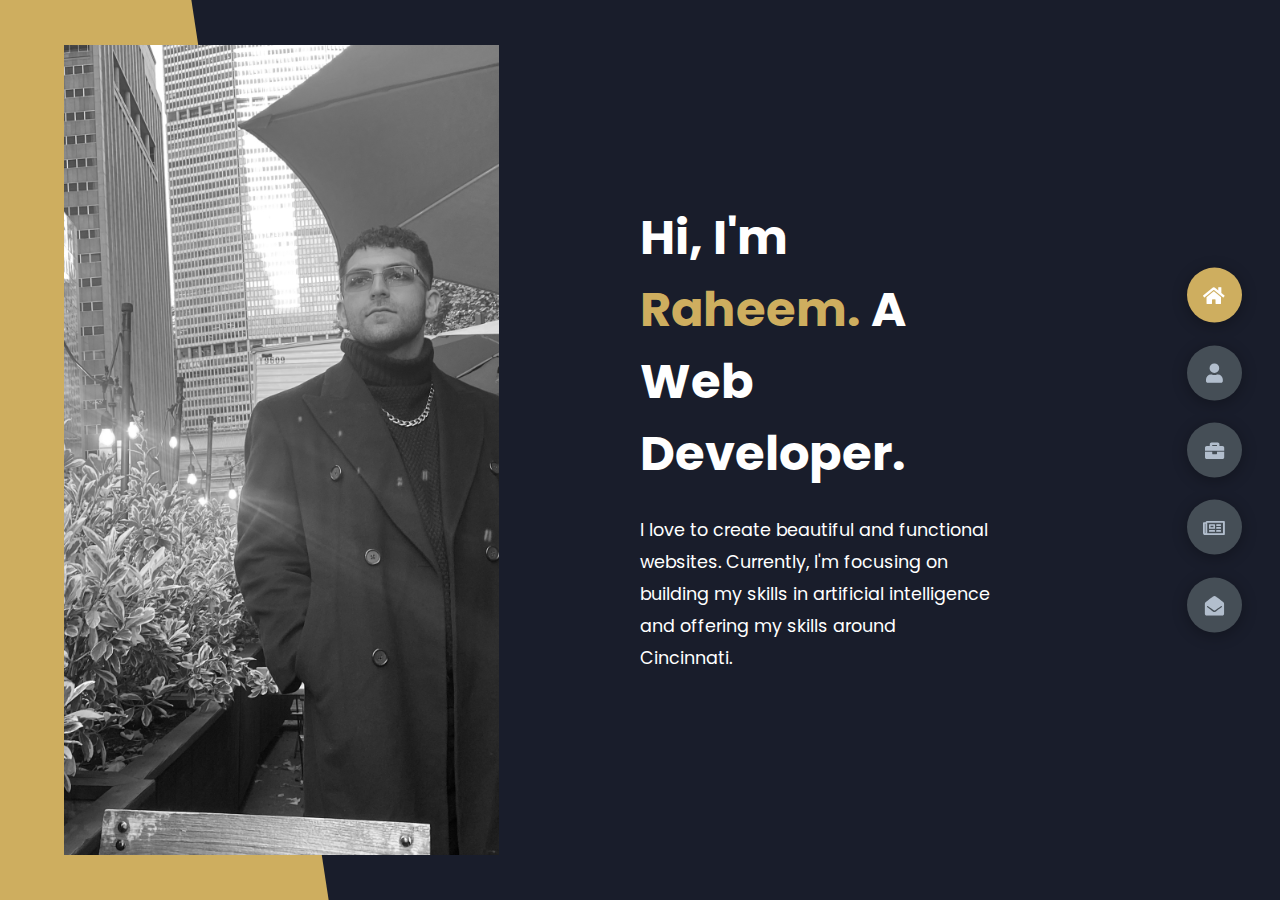
<file: index.html>
<!DOCTYPE html>
<html lang="en">
  <head>
    <meta charset="UTF-8" />
    <meta http-equiv="X-UA-Compatible" content="IE=edge" />
    <meta name="viewport" content="width=device-width, initial-scale=1.0" />
    <title>Portfolio</title>
    <link rel="stylesheet" href="styles/styles.css" />
    <link rel="preconnect" href="https://fonts.googleapis.com" />
    <link rel="preconnect" href="https://fonts.gstatic.com" crossorigin />
    <link
      rel="stylesheet"
      href="https://cdnjs.cloudflare.com/ajax/libs/font-awesome/5.15.4/css/all.min.css"
      integrity="sha512-1ycn6IcaQQ40/MKBW2W4Rhis/DbILU74C1vSrLJxCq57o941Ym01SwNsOMqvEBFlcgUa6xLiPY/NS5R+E6ztJQ=="
      crossorigin="anonymous"
      referrerpolicy="no-referrer"
    />
    <link
      href="https://fonts.googleapis.com/css2?family=Poppins:wght@400;500;600;700;800&display=swap"
      rel="stylesheet"
    />
  </head>
  <body class="main-content">
    <header class="container header active" id="home">
      <div class="header-content">
        <div class="left-header">
          <div class="h-shape"></div>
          <div class="image">
            <img src="img/hero.jpeg" alt="" />
          </div>
        </div>
        <div class="right-header">
          <h1 class="name">
            Hi, I'm <span>Raheem.</span>
            A Web Developer.
          </h1>
          <p>
            I love to create beautiful and functional websites. Currently, I'm
            focusing on building my skills in artificial intelligence and
            offering my skills around Cincinnati.
          </p>
        </div>
      </div>
    </header>
    <main>
      <section class="container about" id="about">
          <div class="main-title">
              <h2>About <span>me</span><span class="bg-text">my stats</span></h2>
          </div>
          <div class="about-container">
              <div class="left-about">
                  <h4>Information About me</h4>
                  <p>
              Back in 2016, I decided to try my hand at creating my own
              portfolio website and tumbled head first into the rabbit hole of
              coding and web development. Fast-forward to today, and I’ve had
              the privilege of building software for startups across the
              country. <br />
              <br />
              When I’m not at the computer, I’m either in the bathroom or
              getting coffee.
            </p>
<!--             <div class="btn-con">
              <a href="#" class="main-btn">
                <span class="btn-text">Download CV</span>
                <span class="btn-icon"><i class="fas fa-download"></i></span>
              </a>
            </div>
          </div> -->
          <div class="right-about">
            <div class="about-item">
                <div class="abt-text">
                    <p class="large-text">650+</p>
                    <p class="small-text">Projects <br /> Completed</p>
                </div>
            </div>
            <div class="about-item">
                <div class="abt-text">
                    <p class="large-text">10+</p>
                    <p class="small-text">Years of <br /> experience</p>
                </div>
            </div>
            <div class="about-item">
                <div class="abt-text">
                    <p class="large-text">300+</p>
                    <p class="small-text">Happy <br /> Clients</p>
                </div>
            </div>
            <div class="about-item">
                <div class="abt-text">
                    <p class="large-text">400+</p>
                    <p class="small-text">Customer <br /> reviews</p>
                </div>
            </div>
        </div>
    </div>
          <div class="right-about">
            <div class="about-item">
              <div class="abt-text">
                <p class="large-text">50+</p>
                <p class="small-text">
                  Projects <br />
                  Completed
                </p>
              </div>
            </div>
            <div class="about-item">
              <div class="abt-text">
                <p class="large-text">3+</p>
                <p class="small-text">
                  Years of <br />
                  experience
                </p>
              </div>
            </div>
            <div class="about-item">
              <div class="abt-text">
                <p class="large-text">50+</p>
                <p class="small-text">
                  Happy <br />
                  Clients
                </p>
              </div>
            </div>
            <div class="about-item">
              <div class="abt-text">
                <p class="large-text">10+</p>
                <p class="small-text">
                  Customer <br />
                  reviews
                </p>
              </div>
            </div>
          </div>
        </div>
        <!-- <div class="about-stats">
          <h4 class="stat-title">My Skills</h4>
          <div class="progress-bars">
            <div class="progress-bar">
              <p class="prog-title">html5</p>
              <div class="progress-con">
                <p class="prog-text">80%</p>
                <div class="progress">
                  <span class="html"></span>
                </div>
              </div>
            </div>
            <div class="progress-bar">
              <p class="prog-title">css3</p>
              <div class="progress-con">
                <p class="prog-text">95%</p>
                <div class="progress">
                  <span class="css"></span>
                </div>
              </div>
            </div>
            <div class="progress-bar">
              <p class="prog-title">javascript</p>
              <div class="progress-con">
                <p class="prog-text">75%</p>
                <div class="progress">
                  <span class="js"></span>
                </div>
              </div>
            </div>
            <div class="progress-bar">
              <p class="prog-title">ReactJS</p>
              <div class="progress-con">
                <p class="prog-text">75%</p>
                <div class="progress">
                  <span class="react"></span>
                </div>
              </div>
            </div>
            <div class="progress-bar">
              <p class="prog-title">NodeJS</p>
              <div class="progress-con">
                <p class="prog-text">87%</p>
                <div class="progress">
                  <span class="node"></span>
                </div>
              </div>
            </div>
            <div class="progress-bar">
              <p class="prog-title">Python</p>
              <div class="progress-con">
                <p class="prog-text">70%</p>
                <div class="progress">
                  <span class="python"></span>
                </div>
              </div>
            </div>
          </div>
        </div> -->
        <h4 class="stat-title">My Timeline</h4>
        <div class="timeline">
          <div class="timeline-item">
            <div class="tl-icon">
              <i class="fas fa-briefcase"></i>
            </div>
            <p class="tl-duration">December 2022 - present</p>
            <h5>HTML Email Dev <span> - Vercel</span></h5>
            <p>
              Platform for Frontend Developers to access hosting, templates, and
              other resources of web development.
            </p>
          </div>
          <div class="timeline-item">
            <div class="tl-icon">
              <i class="fas fa-briefcase"></i>
            </div>
            <p class="tl-duration">Graduated May 2021</p>
            <h5>
              Computer Science Degree<span>
                - Indiana University Bloomington</span
              >
            </h5>
            <p>Cumulative GPA: 3.3</p>
          </div>
          <div class="timeline-item">
            <div class="tl-icon">
              <i class="fas fa-briefcase"></i>
            </div>
            <p class="tl-duration">November 2021 - November 2022</p>
            <h5>Frontend Intern<span> - ProStruct</span></h5>
            <p>
              Building excellence through craftsmanship, innovation, and
              unparalleled commitment to quality construction.
            </p>
          </div>
          <div class="timeline-item">
            <div class="tl-icon">
              <i class="fas fa-briefcase"></i>
            </div>
            <p class="tl-duration">Completed July 2022</p>
            <h5>UX/UI Bootcamp<span> - learnux.io</span></h5>
            <p>
              Learning the essentials of Figma, AdobeXD,
              wireframes, and the Agile Methodology.
            </p>
          </div>
          <div class="timeline-item">
            <div class="tl-icon">
              <i class="fas fa-briefcase"></i>
            </div>
            <p class="tl-duration">May 2020 - August 2020</p>
            <h5>Developer Internship<span> - NexusTech</span></h5>
            <p>
              Innovative tech solutions revolutionizing connectivity,
              automation, and digital transformation globally.
            </p>
          </div>
          <div class="timeline-item">
            <div class="tl-icon">
              <i class="fas fa-briefcase"></i>
            </div>
            <p class="tl-duration">Completed August 2021</p>
            <h5>3d Animation Crash Course<span> - Red Stapler</span></h5>
            <p>
              Three.JS education to create 3D animation with an end
              dissertation.
            </p>
          </div>
        </div>
      </section>
      <section class="container" id="portfolio">
        <div class="main-title">
          <h2>My <span>Portfolio</span><span class="bg-text">My Work</span></h2>
        </div>
        <p class="port-text">
          Here is some of my work that I've done in various programming
          languages.
        </p>
        <div class="portfolios">
          <div class="portfolio-item">
            <div class="image">
              <a
                  href="https://drivevizor.com/"
                  class="icon"
                  target="_blank"
                >
              <img src="img/wordpress.jpeg" alt="" />
              </a>
            </div>
            <div class="hover-items">
              <h3>Wordpress Site</h3>
              <div class="icons">
                <a
                  href="https://drivevizor.com/"
                  class="icon"
                  target="_blank"
                >
                  <i class="fas fa-link"></i>
                </a>
                <!-- <a href="#" class="icon">
                  <i class="fab fa-behance"></i>
                </a>
                <a href="#" class="icon">
                  <i class="fab fa-youtube"></i>
                </a> -->
              </div>
              <br />
              <p>Affiliate Marketing Example</p>
            </div>
          </div>
          <div class="portfolio-item">
            <div class="image">
              <a
                  href="https://d9e846-2.myshopify.com/"
                  class="icon"
                  target="_blank"
                >
              <img src="img/shopify.jpeg" alt="" />
              </a>
            </div>
            <div class="hover-items">
              <h3>Shopify Dropshipping</h3>
              <div class="icons">
                <a
                  href="https://d9e846-2.myshopify.com/"
                  class="icon"
                  target="_blank"
                >
                  <i class="fas fa-link"></i>
                </a>
                <!-- <a href="#" class="icon">
                  <i class="fab fa-behance"></i>
                </a>
                <a href="#" class="icon">
                  <i class="fab fa-youtube"></i>
                </a> -->
              </div>
              <br />
              <p>Shopify clothing graphics made with .Ai</p>
            </div>
          </div>
          <div class="portfolio-item">
            <div class="image">
                  <a
                  href="https://gymate-iota.vercel.app/"
                  class="icon"
                  target="_blank"
                >
              <img src="img/port3.jpeg" alt="" />
                  </a>
            </div>
            <div class="hover-items">
              <h3>Gymate</h3>
              <div class="icons">
                <a
                  href="https://gymate-iota.vercel.app/"
                  class="icon"
                  target="_blank"
                >
                  <i class="fas fa-link"></i>
                </a>
                <!-- <a href="#" class="icon">
                  <i class="fab fa-behance"></i>
                </a>
                <a href="#" class="icon">
                  <i class="fab fa-youtube"></i>
                </a> -->
              </div>
              <br />
              <p>Gym landing page</p>
            </div>
          </div>
          <div class="portfolio-item">
            <div class="image">
                   <a
                  href="https://minimalist-e-commerce.vercel.app/"
                  class="icon"
                  target="_blank"
                >
              <img src="img/port4.jpeg" alt="" />
                   </a>
            </div>
            <div class="hover-items">
              <h3>Ecom Website</h3>
              <div class="icons">
                <a
                  href="https://minimalist-e-commerce.vercel.app/"
                  class="icon"
                  target="_blank"
                >
                  <i class="fas fa-link"></i>
                </a>
                <!-- <a href="#" class="icon">
                  <i class="fab fa-behance"></i>
                </a>
                <a href="#" class="icon">
                  <i class="fab fa-youtube"></i>
                </a> -->
              </div>
              <br />
              <p>Minimalist ecom website design</p>
            </div>
          </div>
          <div class="portfolio-item">
            <div class="image">
              <a
                  href="https://car-rental-ten.vercel.app/"
                  class="icon"
                  target="_blank"
                >
              <img src="img/port1.jpeg" alt="" />
              </a>
            </div>
            <div class="hover-items">
              <h3>Car Rental</h3>
              <div class="icons">
                <a
                  href="https://car-rental-ten.vercel.app/"
                  class="icon"
                  target="_blank"
                >
                  <i class="fas fa-link"></i>
                </a>
                <!-- <a href="#" class="icon">
                  <i class="fab fa-behance"></i>
                </a>
                <a href="#" class="icon">
                  <i class="fab fa-youtube"></i>
                </a> -->
              </div>
              <br />
              <p>Car Rental App</p>
            </div>
          </div>
          <div class="portfolio-item">
            <div class="image">
              <a
                  href="https://coindom-crypto-search.vercel.app/"
                  class="icon"
                  target="_blank"
                >
              <img src="img/port2.jpeg" alt="" />
              </a>
            </div>
            <div class="hover-items">
              <h3>Crypto App</h3>
              <div class="icons">
                <a
                  href="https://coindom-crypto-search.vercel.app/"
                  class="icon"
                  target="_blank"
                >
                  <i class="fas fa-link"></i>
                </a>
                <!-- <a href="#" class="icon">
                  <i class="fab fa-behance"></i>
                </a>
                <a href="#" class="icon">
                  <i class="fab fa-youtube"></i>
                </a> -->
              </div>
              <br />
              <p>Crypto Trading App</p>
            </div>
          </div>
          <!-- <div class="portfolio-item">
            <div class="image">
              <img src="img/port5.jpeg" alt="" />
            </div>
            <div class="hover-items">
              <h3>Survey</h3>
              <div class="icons">
                <a
                  href="https://effulgent-parfait-59d7de.netlify.app"
                  class="icon"
                  target="_blank"
                >
                  <i class="fas fa-link"></i>
                </a>
                <!-- <a href="#" class="icon">
                  <i class="fab fa-behance"></i>
                </a>
                <a href="#" class="icon">
                  <i class="fab fa-youtube"></i>
                </a> -->
        <!--     </div>
              <br />
              <p>Response collector demo.</p>
            </div>
          </div>
          <div class="portfolio-item">
            <div class="image">
              <img src="img/port6.jpeg" alt="" />
            </div>
            <div class="hover-items">
              <h3>Movie App</h3>
              <div class="icons">
                <a
                  href="https://next-movies-zeta.vercel.app/?category=Popular&page=1"
                  class="icon"
                  target="_blank"
                >
                  <i class="fas fa-link"></i>
                </a>
          <a href="#" class="icon">
                  <i class="fab fa-behance"></i>
                </a>
                <a href="#" class="icon">
                  <i class="fab fa-youtube"></i>
                </a> 
              </div>
              <br />
              <p>React Project.</p>
            </div>
          </div>
      <div class="portfolio-item">
            <div class="image">
              <img src="img/port7.jpg" alt="" />
            </div>
            <div class="hover-items">
              <h3>Project Source</h3>
              <div class="icons">
                <a href="#" class="icon">
                  <i class="fas fa-link"></i>
                </a>
               ---- <!-- <a href="#" class="icon">
                  <i class="fab fa-behance"></i>
                </a>
                <a href="#" class="icon">
                  <i class="fab fa-youtube"></i>
                </a> ----
              </div>
              <br />
              <p>Sample of a landing page</p>
            </div>
          </div> -->
        </div>
      </section>
      <section class="container" id="blogs">
        <div class="blogs-content">
          <div class="main-title">
            <h2>
              <span>Testimonials</span><span class="bg-text">Testimonials</span>
            </h2>
          </div>
          <div class="blogs">
            <div class="blog">
              <img src="img/blog1.jpg" alt="" />
              <div class="blog-text">
                <h4>"An Absolute Pleasure"</h4>
                <p>
                  "Abu's ability to understand our requirements and deliver high-quality, user-friendly websites has significantly improved our customer engagement." - Jen Thompson, Senior Marketing Manager (Vercel)
                </p>
              </div>
            </div>
            <div class="blog">
              <img src="img/blog2.jpg" alt="" />
              <div class="blog-text">
                <h4>"Consistently Impressed Me"</h4>
                <p>
                 "Abu's ability to translate complex ideas into elegant and functional websites is truly remarkable." - Michael Ramirez, CEO (My Sunday Best)
                </p>
              </div>
            </div>
            <div class="blog">
              <img src="img/blog3.jpg" alt="" />
              <div class="blog-text">
                <h4>"Wholeheartedly Recommend Him"</h4>
                <p>
                  "Working alongside Abu has been an absolute delight. His creativity, attention to detail, and passion for web development are truly inspiring." - Meredith Anderson, Creative Director (House of Butterflies)
                </p>
              </div>
            </div>
            <!-- <div class="blog">
              <img src="img/blog3.jpg" alt="" />
              <div class="blog-text">
                <h4>Debbuging made easy with Web Inspector</h4>
                <p>
                  Lorem ipsum dolor sit, amet consectetur adipisicing elit.
                  Doloribus natus voluptas, eos obcaecati recusandae amet?
                </p>
              </div>
            </div>
            <div class="blog">
              <img src="img/port1.jpg" alt="" />
              <div class="blog-text">
                <h4>Get started with Web Design and UI Design</h4>
                <p>
                  Lorem ipsum dolor sit, amet consectetur adipisicing elit.
                  Doloribus natus voluptas, eos obcaecati recusandae amet?
                </p>
              </div>
            </div>
            <div class="blog">
              <img src="img/port3.jpg" alt="" />
              <div class="blog-text">
                <h4>This is what you need to know about Web Design</h4>
                <p>
                  Lorem ipsum dolor sit, amet consectetur adipisicing elit.
                  Doloribus natus voluptas, eos obcaecati recusandae amet?
                </p>
              </div> -->
            </div>
          </div>
        </div>
      </section>
      <section class="container contact" id="contact">
        <div class="contact-container">
          <div class="main-title">
            <h2>Contact <span>Me</span><span class="bg-text">Contact</span></h2>
          </div>
          <div class="contact-content-con">
            <div class="left-contact">
              <h4>Contact me here</h4>
              <p>
                Have a question or want to work together? Reach out and I'll get back to you as soon as possible.
              </p>
   <div class="contact-info">
                <div class="contact-item">
                  <div class="icon">
                    <i class="fas fa-map-marker-alt"></i>
                    <span>Location</span>
                  </div>
                  <p>: Cincinnati, Ohio</p>
                </div>
                <div class="contact-item">
                  <div class="icon">
                    <i class="fas fa-envelope"></i>
                    <span>Email</span>
                  </div>
                  <p>
                    <span>: raheem@raheemalnajjar.com

                    </span>
                  </p>
                </div>
                <!-- <div class="contact-item">
                  <div class="icon">
                    <i class="fas fa-user-graduate"></i>
                    <span>Education</span>
                  </div>
                  <p>
                    <span>: Sussex University, East Sussex</span>
                  </p>
                </div> -->
                <div class="contact-item">
                  <div class="icon">
                    <i class="fa fa-phone"></i> 
                    <span>Mobile</span>
                  </div>
                  <p>
                    <span>: (513)499-1545</span>
                  </p>
                </div>
<!--                 <div class="contact-item">
                  <div class="icon">
                    <i class="fa-linkedin-in"></i> 
                    <span>LinkedIN</span>
                  </div>
                    <script src="https://platform.linkedin.com/badges/js/profile.js" async defer type="text/javascript"></script>
                    <div class="badge-base LI-profile-badge" data-locale="en_US" data-size="large" data-theme="light" data-type="VERTICAL" data-vanity="abu-al-najjar-202325283" data-version="v1"><a class="badge-base__link LI-simple-link" href="https://www.linkedin.com/in/abu-al-najjar-202325283?trk=profile-badge">Abu Al-najjar</a></div>
                </div> -->
                <!-- <div class="contact-item">
                  <div class="icon">
                    <i class="fas fa-globe-africa"></i>
                    <span>Languages</span>
                  </div>
                  <p>
                    <span>: Afrikaans, English, Spanish</span>
                  </p>
                </div>
              </div>
              <div class="contact-icons">
                <div class="contact-icon">
                  <a href="www.facebook.com" target="_blank">
                    <i class="fab fa-facebook-f"></i>
                  </a>
                  <a href="#" target="_blank">
                    <i class="fab fa-twitter"></i>
                  </a>
                  <a href="#" target="_blank">
                    <i class="fab fa-github"></i>
                  </a>
                  <a href="#" target="_blank">
                    <i class="fab fa-youtube"></i>
                  </a>
                </div>
              </div> -->
          </div>
        </div>
      </section>
    </main>

    <div class="controls">
      <div class="control active-btn" data-id="home">
        <i class="fas fa-home"></i>
      </div>
      <div class="control" data-id="about">
        <i class="fas fa-user"></i>
      </div>
      <div class="control" data-id="portfolio">
        <i class="fas fa-briefcase"></i>
      </div>
      <div class="control" data-id="blogs">
        <i class="far fa-newspaper"></i>
      </div>
      <div class="control" data-id="contact">
        <i class="fas fa-envelope-open"></i>
      </div>
    </div>
          </script>
<!--     <div class="theme-btn">
      <i class="fas fa-adjust"></i>
    </div> -->
    <script src="app.js"></script> 
  </body>
</html>
</file>
<file: styles/styles.css>
* {
  margin: 0;
  padding: 0;
  box-sizing: border-box;
  list-style: none;
}

:root {
  --color-primary: #191d2b;
  --color-secondary: #ceae5f;
  --color-white: #ffffff;
  --color-black: #000;
  --color-grey0: #f8f8f8;
  --color-grey-1: #dbe1e8;
  --color-grey-2: #b2becd;
  --color-grey-3: #6c7983;
  --color-grey-4: #454e56;
  --color-grey-5: #2a2e35;
  --color-grey-6: #12181b;
  --br-sm-2: 14px;
  --box-shadow-1: 0 3px 15px rgba(0, 0, 0, 0.3);
}

.light-mode {
  --color-primary: #ffffff;
  --color-secondary: #0b9bac;
  --color-white: #454e56;
  --color-black: #000;
  --color-grey0: #f8f8f8;
  --color-grey-1: #6c7983;
  --color-grey-2: #6c7983;
  --color-grey-3: #6c7983;
  --color-grey-4: #454e56;
  --color-grey-5: #f8f8f8;
  --color-grey-6: #12181b;
}

body {
  background-color: var(--color-primary);
  font-family: 'Poppins', sans-serif;
  font-size: 1.1rem;
  color: var(--color-white);
  transition: all 0.4s ease-in-out;
  overflow-x: hidden;
}

a {
  display: inline-block;
  text-decoration: none;
  color: inherit;
  font-family: inherit;
}

header {
  min-height: 100vh;
  color: var(--color-white);
  overflow: hidden;
  padding: 0 !important;
}

section {
  min-height: 100vh;
  width: 100%;
  position: absolute;
  left: 0;
  top: 0;
  padding: 3rem 18rem;
}

.container {
  display: none;
  transform: translateY(-100%) scale(0);
  transition: all 0.4s ease-in-out;
  background-color: var(--color-primary);
}

.active {
  display: block;
  animation: appear 1s ease-in-out;
  transform: translateY(0) scaleY(1);
}
@keyframes appear {
  0% {
    transform: translateY(-100%) scaleY(0);
  }
  100% {
    transform: translateY(0) scaleY(1);
  }
}

.controls {
  position: fixed;
  z-index: 10;
  top: 50%;
  right: 3%;
  display: flex;
  flex-direction: column;
  align-items: center;
  justify-content: center;
  transform: translateY(-50%);
}
.controls .control {
  padding: 1rem;
  cursor: pointer;
  background-color: var(--color-grey-4);
  width: 55px;
  height: 55px;
  border-radius: 50%;
  display: flex;
  justify-content: center;
  align-items: center;
  margin: 0.7rem 0;
  box-shadow: var(--box-shadow-1);
}
.controls .control i {
  font-size: 1.2rem;
  color: var(--color-grey-2);
  pointer-events: none;
}
.controls .active-btn {
  background-color: var(--color-secondary);
  transition: all 0.4s ease-in-out;
}
.controls .active-btn i {
  color: var(--color-white);
}

.theme-btn {
  top: 5%;
  right: 3%;
  width: 70px;
  height: 70px;
  border-radius: 50%;
  background-color: var(--color-grey-4);
  cursor: pointer;
  position: fixed;
  display: flex;
  justify-content: center;
  align-items: center;
  box-shadow: 0 3px 15px rgba(0, 0, 0, 0.3);
  transition: all 0.1s ease-in-out;
}
.theme-btn:active {
  transform: translateY(-3px);
}
.theme-btn i {
  font-size: 1.4rem;
  color: var(--color-grey-2);
  pointer-events: none;
}

/*Header-content*/
.header-content {
  display: grid;
  grid-template-columns: repeat(2, 1fr);
  min-height: 100vh;
}
.header-content .left-header {
  display: flex;
  align-items: center;
  position: relative;
}
.header-content .left-header .h-shape {
  transition: all 0.4s ease-in-out;
  width: 65%;
  height: 100%;
  background-color: var(--color-secondary);
  position: absolute;
  left: 0;
  top: 0;
  z-index: -1;
  clip-path: polygon(0 0, 46% 0, 79% 100%, 0% 100%);
}
.header-content .left-header .image {
  border-radius: var(--br-sm-2);
  height: 90%;
  width: 68%;
  margin-left: 4rem;
  background-color: var(--color-black);
  transition: all 0.4s ease-in-out;
}
.header-content .left-header .image img {
  width: 100%;
  height: 100%;
  object-fit: cover;
  transition: all 0.4s ease-in-out;
  filter: grayscale(100%);
}
.header-content .left-header .image img:hover {
  filter: grayscale(0);
}
.header-content .right-header {
  display: flex;
  flex-direction: column;
  justify-content: center;
  padding-right: 18rem;
}
.header-content .right-header .name {
  font-size: 3rem;
}
.header-content .right-header .name span {
  color: var(--color-secondary);
}
.header-content .right-header p {
  margin: 1.5rem 0;
  line-height: 2rem;
}

/*About*/
.about-container {
  display: grid;
  grid-template-columns: repeat(2, 1fr);
  padding-top: 3.5rem;
  padding-bottom: 5rem;
}
.about-container .right-about {
  display: grid;
  grid-template-columns: repeat(2, 1fr);
  grid-gap: 2rem;
}
.about-container .right-about .about-item {
  border: 1px solid var(--color-grey-5);
  border-radius: 5px;
  transition: all 0.4s ease-in-out;
  box-shadow: 1px 2px 15px rgba(0, 0, 0, 0.1);
}
.about-container .right-about .about-item:hover {
  cursor: default;
  transform: translateY(-5px);
  border: 1px solid var(--color-secondary);
  box-shadow: 1px 4px 15px rgba(0, 0, 0, 0.32);
}
.about-container .right-about .about-item .abt-text {
  padding: 1.5rem;
  display: flex;
  flex-direction: column;
}
.about-container .right-about .about-item .abt-text .large-text {
  font-size: 3rem;
  font-weight: 700;
  color: var(--color-secondary);
}
.about-container .right-about .about-item .abt-text .small-text {
  padding-left: 3rem;
  position: relative;
  text-transform: uppercase;
  font-size: 1.2rem;
  color: var(--color-grey-1);
  letter-spacing: 2px;
}
.about-container .right-about .about-item .abt-text .small-text::before {
  content: '';
  position: absolute;
  left: 0;
  top: 15px;
  width: 2rem;
  height: 2px;
  background-color: var(--color-grey-5);
}
.about-container .left-about {
  padding-right: 5rem;
}
.about-container .left-about p {
  line-height: 2rem;
  padding: 1rem;
  color: var(--color-grey-1);
}
.about-container .left-about h4 {
  font-size: 2rem;
  text-transform: uppercase;
}

.about-stats {
  padding-bottom: 4rem;
}
.about-stats .progress-bars {
  display: grid;
  grid-template-columns: repeat(2, 1fr);
  grid-gap: 2rem;
}
.about-stats .progress-bars .progress-bar {
  display: flex;
  flex-direction: column;
}
.about-stats .progress-bars .progress-bar .prog-title {
  text-transform: uppercase;
  font-weight: 500;
}
.about-stats .progress-bars .progress-bar .progress-con {
  display: flex;
  align-items: center;
}
.about-stats .progress-bars .progress-bar .progress-con .prog-text {
  color: var(--color-grey-2);
}
.about-stats .progress-bars .progress-bar .progress-con .progress {
  width: 100%;
  height: 0.45rem;
  background-color: var(--color-grey-4);
  margin-left: 1rem;
  position: relative;
}
.about-stats .progress-bars .progress-bar .progress-con .progress span {
  position: absolute;
  top: 0;
  left: 0;
  height: 100%;
  background-color: var(--color-secondary);
  transition: all 0.4s ease-in-out;
  width: 60%;
}
.about-stats .progress-bars .progress-bar .progress-con .progress .html {
  width: 80%;
}
.about-stats .progress-bars .progress-bar .progress-con .progress .css {
  width: 95%;
}
.about-stats .progress-bars .progress-bar .progress-con .progress .js {
  width: 75%;
}
.about-stats .progress-bars .progress-bar .progress-con .progress .react {
  width: 60%;
}
.about-stats .progress-bars .progress-bar .progress-con .progress .node {
  width: 87%;
}
.about-stats .progress-bars .progress-bar .progress-con .progress .python {
  width: 70%;
}

.stat-title {
  text-transform: uppercase;
  font-size: 1.4rem;
  text-align: center;
  padding: 3.5rem 0;
  position: relative;
}
.stat-title::before {
  content: '';
  position: absolute;
  left: 50%;
  top: 0;
  width: 40%;
  height: 1px;
  background-color: var(--color-grey-5);
  transform: translateX(-50%);
}

/*Timeline*/
.timeline {
  display: grid;
  grid-template-columns: repeat(2, 1fr);
  grid-gap: 2rem;
  padding-bottom: 3rem;
}
.timeline .timeline-item {
  position: relative;
  padding-left: 3rem;
  border-left: 1px solid var(--color-grey-5);
}
.timeline .timeline-item .tl-icon {
  position: absolute;
  left: -27px;
  top: 0;
  background-color: var(--color-secondary);
  width: 50px;
  height: 50px;
  border-radius: 50%;
  display: flex;
  align-items: center;
  justify-content: center;
}
.timeline .timeline-item .tl-icon i {
  font-size: 1.3rem;
}
.timeline .timeline-item .tl-duration {
  padding: 0.2rem 0.6rem;
  background-color: var(--color-grey-5);
  border-radius: 15px;
  display: inline-block;
  font-size: 0.8rem;
  text-transform: uppercase;
  font-weight: 500;
}
.timeline .timeline-item h5 {
  padding: 1rem 0;
  text-transform: uppercase;
  font-size: 1.3rem;
  font-weight: 600;
}
.timeline .timeline-item h5 span {
  color: var(--color-grey-2);
  font-weight: 500;
  font-size: 1.2rem;
}
.timeline .timeline-item p {
  color: var(--color-grey-2);
}
.port-text {
  padding: 2rem 0;
  text-align: center;
}

.portfolios {
  display: grid;
  grid-template-columns: repeat(2, 1fr);
  grid-gap: 2rem;
  margin-top: 3rem;
}
.portfolios .portfolio-item {
  position: relative;
  border-radius: 15px;
}
.portfolios .portfolio-item img {
  width: 100%;
  height: 300px;
  object-fit: cover;
  border-radius: 15px;
}
.portfolios .portfolio-item .hover-items {
  width: 100%;
  height: 100%;
  background-color: var(--color-secondary);
  position: absolute;
  left: 0;
  top: 0;
  border-radius: 15px;
  display: flex;
  justify-content: center;
  align-items: center;
  flex-direction: column;
  opacity: 0;
  transform: scale(0);
  transition: all 0.1s ease-in-out;
}
.portfolios .portfolio-item .hover-items h3 {
  font-size: 1.5rem;
  color: var(--color-white);
  margin-bottom: 1.5rem;
}
.portfolios .portfolio-item .hover-items .icons {
  display: flex;
  justify-content: center;
  align-items: center;
}
.portfolios .portfolio-item .hover-items .icons .icon {
  background-color: var(--color-primary);
  border-radius: 50%;
  width: 50px;
  height: 50px;
  display: flex;
  align-items: center;
  justify-content: center;
  margin: 0 1rem;
  cursor: pointer;
/*   transition: all 0.4s ease-in-out; */
}
.portfolios .portfolio-item .hover-items .icons .icon i {
  font-size: 1.5rem;
  color: var(--color-white);
  margin: 0 1rem;
}
.portfolios .portfolio-item .hover-items .icons .icon:hover {
  background-color: var(--color-white);
}
.portfolios .portfolio-item .hover-items .icons .icon:hover i {
  color: var(--color-primary);
}

.portfolio-item:hover .hover-items {
  opacity: 1;
  transform: scale(1);
}

.blogs {
  display: grid;
  grid-template-columns: repeat(3, 1fr);
  grid-gap: 2rem;
  margin-top: 3rem;
}
.blogs .blog {
  position: relative;
  background-color: var(--color-grey-5);
  border-radius: 5px;
  box-shadow: 1px 1px 20px rgba(0, 0, 0, 0.1);
  transition: all 0.4s ease-in-out;
}
.blogs .blog:hover {
  box-shadow: 1px 1px 20px rgba(0, 0, 0, 0.3);
  transform: translateY(-5px);
  transition: all 0.4s ease-in-out;
}
.blogs .blog:hover img {
  filter: grayscale(0);
  transform: scale(1.1);
  box-shadow: 0px 4px 15px rgba(0, 0, 0, 0.8);
}
.blogs .blog img {
  width: 100%;
  height: 300px;
  object-fit: cover;
  border-top-left-radius: 5px;
  border-top-right-radius: 5px;
  filter: grayscale(100%);
  transition: all 0.4s ease-in-out;
}
.blogs .blog .blog-text {
  margin-top: -7px;
  padding: 1.1rem;
  border-top: 8px solid var(--color-secondary);
}
.blogs .blog .blog-text h4 {
  font-size: 1.5rem;
  margin-bottom: 0.7rem;
  transition: all 0.4s ease-in-out;
  cursor: pointer;
}
.blogs .blog .blog-text h4:hover {
  color: var(--color-secondary);
}
.blogs .blog .blog-text p {
  color: var(--color-grey-2);
  line-height: 2rem;
  padding-bottom: 1rem;
}

.contact-content-con {
  display: flex;
  padding-top: 3.5rem;
}
.contact-content-con .left-contact {
  flex: 2;
}
.contact-content-con .left-contact h4 {
  margin-top: 1rem;
  font-size: 2rem;
  text-transform: uppercase;
}
.contact-content-con .left-contact p {
  margin: 1rem 0;
  line-height: 2rem;
}
.contact-content-con .left-contact .contact-info .contact-item {
  display: flex;
  align-items: center;
  justify-content: space-between;
}
.contact-content-con .left-contact .contact-info .contact-item p {
  margin: 0.3rem 0 !important;
  padding: 0 !important;
}
.contact-content-con .left-contact .contact-info .contact-item .icon {
  display: grid;
  grid-template-columns: 40px 1fr;
}
.contact-content-con .left-contact .contact-info .contact-item .icon i {
  display: flex;
  align-items: center;
  font-size: 1.3rem;
}
.contact-content-con .left-contact .contact-icon {
  display: flex;
  margin-top: 2rem;
}
.contact-content-con .left-contact .contact-icon a {
  display: flex;
  align-items: center;
  color: var(--color-white);
  background-color: var(--color-grey-5);
  cursor: pointer;
  justify-content: center;
  width: 50px;
  height: 50px;
  border-radius: 50%;
  margin: 0 0.4rem;
  transition: all 0.4s ease-in-out;
}
.contact-content-con .left-contact .contact-icon a:hover {
  background-color: var(--color-secondary);
}
.contact-content-con .left-contact .contact-icon a:hover i {
  color: var(--color-primary);
}
.contact-content-con .left-contact .contact-icon a i {
  display: flex;
  align-items: center;
  justify-content: center;
  font-size: 1.3rem;
}
.contact-content-con .right-contact {
  flex: 3;
  margin-left: 3rem;
}
.contact-content-con .right-contact .input-control {
  margin: 1.5rem 0;
}
.contact-content-con .right-contact .input-control input,
.contact-content-con .right-contact .input-control textarea {
  border-radius: 30px;
  font-weight: inherit;
  font-size: inherit;
  font-family: inherit;
  padding: 0.8rem 1.1rem;
  outline: none;
  border: none;
  background-color: var(--color-grey-5);
  width: 100%;
  color: var(--color-white);
  resize: none;
}
.contact-content-con .right-contact .i-c-2 {
  display: flex;
}
.contact-content-con .right-contact .i-c-2 :last-child {
  margin-left: 1.5rem;
}
.contact-content-con .right-contact .submit-btn {
  display: flex;
  justify-content: flex-start;
}

/*Independed components*/
.btn-con {
  display: flex;
  align-self: flex-start;
}

.main-btn {
  border-radius: 30px;
  color: inherit;
  font-weight: 600;
  position: relative;
  border: 1px solid var(--color-secondary);
  display: flex;
  align-self: flex-start;
  align-items: center;
  overflow: hidden;
}
.main-btn .btn-text {
  padding: 0 2rem;
}
.main-btn .btn-icon {
  background-color: var(--color-secondary);
  display: flex;
  align-items: center;
  justify-content: center;
  border-radius: 50%;
  padding: 1rem;
}
.main-btn::before {
  content: '';
  position: absolute;
  top: 0;
  right: 0;
  transform: translateX(100%);
  transition: all 0.4s ease-out;
  z-index: -1;
}
.main-btn:hover {
  transition: all 0.4s ease-out;
}
.main-btn:hover::before {
  width: 100%;
  height: 100%;
  background-color: var(--color-secondary);
  transform: translateX(0);
  transition: all 0.4s ease-out;
}

.main-title {
  text-align: center;
}
.main-title h2 {
  position: relative;
  text-transform: uppercase;
  font-size: 4rem;
  font-weight: 700;
}
.main-title h2 span {
  color: var(--color-secondary);
}
.main-title h2 .bg-text {
  position: absolute;
  top: 50%;
  left: 50%;
  color: var(--color-grey-5);
  transition: all 0.4s ease-in-out;
  z-index: -1;
  transform: translate(-50%, -50%);
  font-weight: 800;
  font-size: 6.3rem;
}

.about-container .left-about p {
  padding-left: 0;
}

@media screen and (max-width: 600px) {
  header {
    padding: 0 !important;
  }

  .theme-btn {
    width: 50px;
    height: 50px;
  }

  .header-content {
    grid-template-columns: repeat(1, 1fr);
    padding-bottom: 6rem;
  }

  .left-header .h-shape {
    display: none;
  }

  .right-header {
    grid-row: 1;
    padding-right: 0rem !important;
    width: 90%;
    margin: 0 auto;
  }
  .right-header .name {
    font-size: 2.5rem !important;
    text-align: center;
    padding-top: 3rem;
  }

  .header-content .left-header .image {
    margin: 0 auto;
    width: 90%;
  }

  .controls {
    top: auto;
    bottom: 0;
    flex-direction: row;
    justify-content: center;
    left: 50%;
    transform: translateX(-50%);
    width: 100%;
    background-color: var(--color-grey-5);
  }
  .controls .control {
    margin: 1rem 0.3rem;
  }

  .about-container {
    grid-template-columns: repeat(1, 1fr);
  }
  .about-container .right-about {
    grid-template-columns: repeat(1, 1fr);
    padding-top: 2.5rem;
  }
  .about-container .left-about {
    padding-right: 0;
  }
  .about-container .left-about p {
    padding-left: 0;
  }

  .timeline {
    grid-template-columns: repeat(1, 1fr);
    padding-bottom: 6rem;
  }

  .container {
    padding: 2rem 2.5rem !important;
  }

  .about-stats .progress-bars {
    grid-template-columns: repeat(1, 1fr);
  }

  .portfolios {
    grid-template-columns: repeat(1, 1fr);
    padding-bottom: 6rem;
    margin-top: 1rem;
  }

  .blogs {
    grid-template-columns: repeat(1, 1fr);
    padding-bottom: 6rem;
  }

  .contact-content-con {
    flex-direction: column;
  }
  .contact-content-con .right-contact {
    margin-left: 0;
    margin-top: 2.5rem;
  }

  .contact-content-con .right-contact .i-c-2 {
    flex-direction: column;
  }

  .contact-content-con .right-contact .i-c-2 :last-child {
    margin-left: 0;
    margin-top: 1.5rem;
  }

  .contact-content-con .right-contact {
    margin-bottom: 6rem;
  }

  .contact-item {
    flex-direction: column;
    margin: 1rem 0;
  }
  .contact-item p {
    font-size: 15px;
    color: var(--color-grey-2);
  }
  .contact-item span {
    font-size: 15px;
  }
  .contact-item .icon {
    grid-template-columns: 25px 1fr;
  }

  .main-title h2 {
    font-size: 2rem;
  }
  .main-title h2 span {
    font-size: 2.3rem;
  }
  .main-title h2 .bg-text {
    font-size: 2.3rem;
  }
}
@media screen and (max-width: 1432px) {
  .container {
    padding: 7rem 11rem;
  }

  .contact-content-con {
    flex-direction: column;
  }
  .contact-content-con .right-contact {
    margin-left: 0;
    margin-top: 2.5rem;
  }

  .contact-content-con .right-contact .i-c-2 {
    flex-direction: column;
  }

  .contact-content-con .right-contact .i-c-2 :last-child {
    margin-left: 0;
    margin-top: 1.5rem;
  }

  .contact-content-con .right-contact {
    margin-bottom: 6rem;
  }

  .main-title h2 .bg-text {
    font-size: 5.5rem;
  }
}
@media screen and (max-width: 1250px) {
  .blogs {
    grid-template-columns: repeat(2, 1fr);
    margin-top: 6rem;
  }

  .portfolios {
    grid-template-columns: repeat(2, 1fr);
  }

  .header-content .right-header {
    padding-right: 9rem;
  }
}
@media screen and (max-width: 660px) {
  .blogs {
    grid-template-columns: repeat(1, 1fr);
  }

  .portfolios {
    grid-template-columns: repeat(1, 1fr);
  }
}
@media screen and (max-width: 1070px) {
  .about-container {
    grid-template-columns: repeat(1, 1fr);
  }
  .about-container .right-about {
    padding-top: 2.5rem;
  }

  .main-title h2 {
    font-size: 4rem;
  }
  .main-title h2 span {
    font-size: 4rem;
  }
  .main-title h2 .bg-text {
    font-size: 4.5rem;
  }
}
@media screen and (max-width: 970px) {
  .container {
    padding: 7rem 6rem;
  }

  .about-container .left-about {
    padding-right: 0rem;
  }

  .header-content {
    grid-template-columns: repeat(1, 1fr);
    padding-bottom: 6rem;
  }

  .left-header .h-shape {
    display: none;
  }
  .left-header .image {
    width: 90% !important;
    margin: 0 auto !important;
  }

  .right-header {
    grid-row: 1;
    padding-right: 0rem !important;
    width: 90%;
    margin: 0 auto;
  }
  .right-header .name {
    font-size: 2.5rem !important;
    text-align: center;
    padding-top: 3rem;
  }
}
@media screen and (max-width: 700px) {
  .container {
    padding: 7rem 3rem;
  }

  .about-stats .progress-bars {
    grid-template-columns: repeat(1, 1fr);
  }

  .about-container .right-about {
    grid-template-columns: repeat(1, 1fr);
  }

  .timeline {
    grid-template-columns: repeat(1, 1fr);
  }

  .main-title h2 {
    font-size: 3rem;
  }
  .main-title h2 span {
    font-size: 3rem;
  }
  .main-title h2 .bg-text {
    font-size: 4rem;
  }
}

/*# sourceMappingURL=styles.css.map */
</file>
